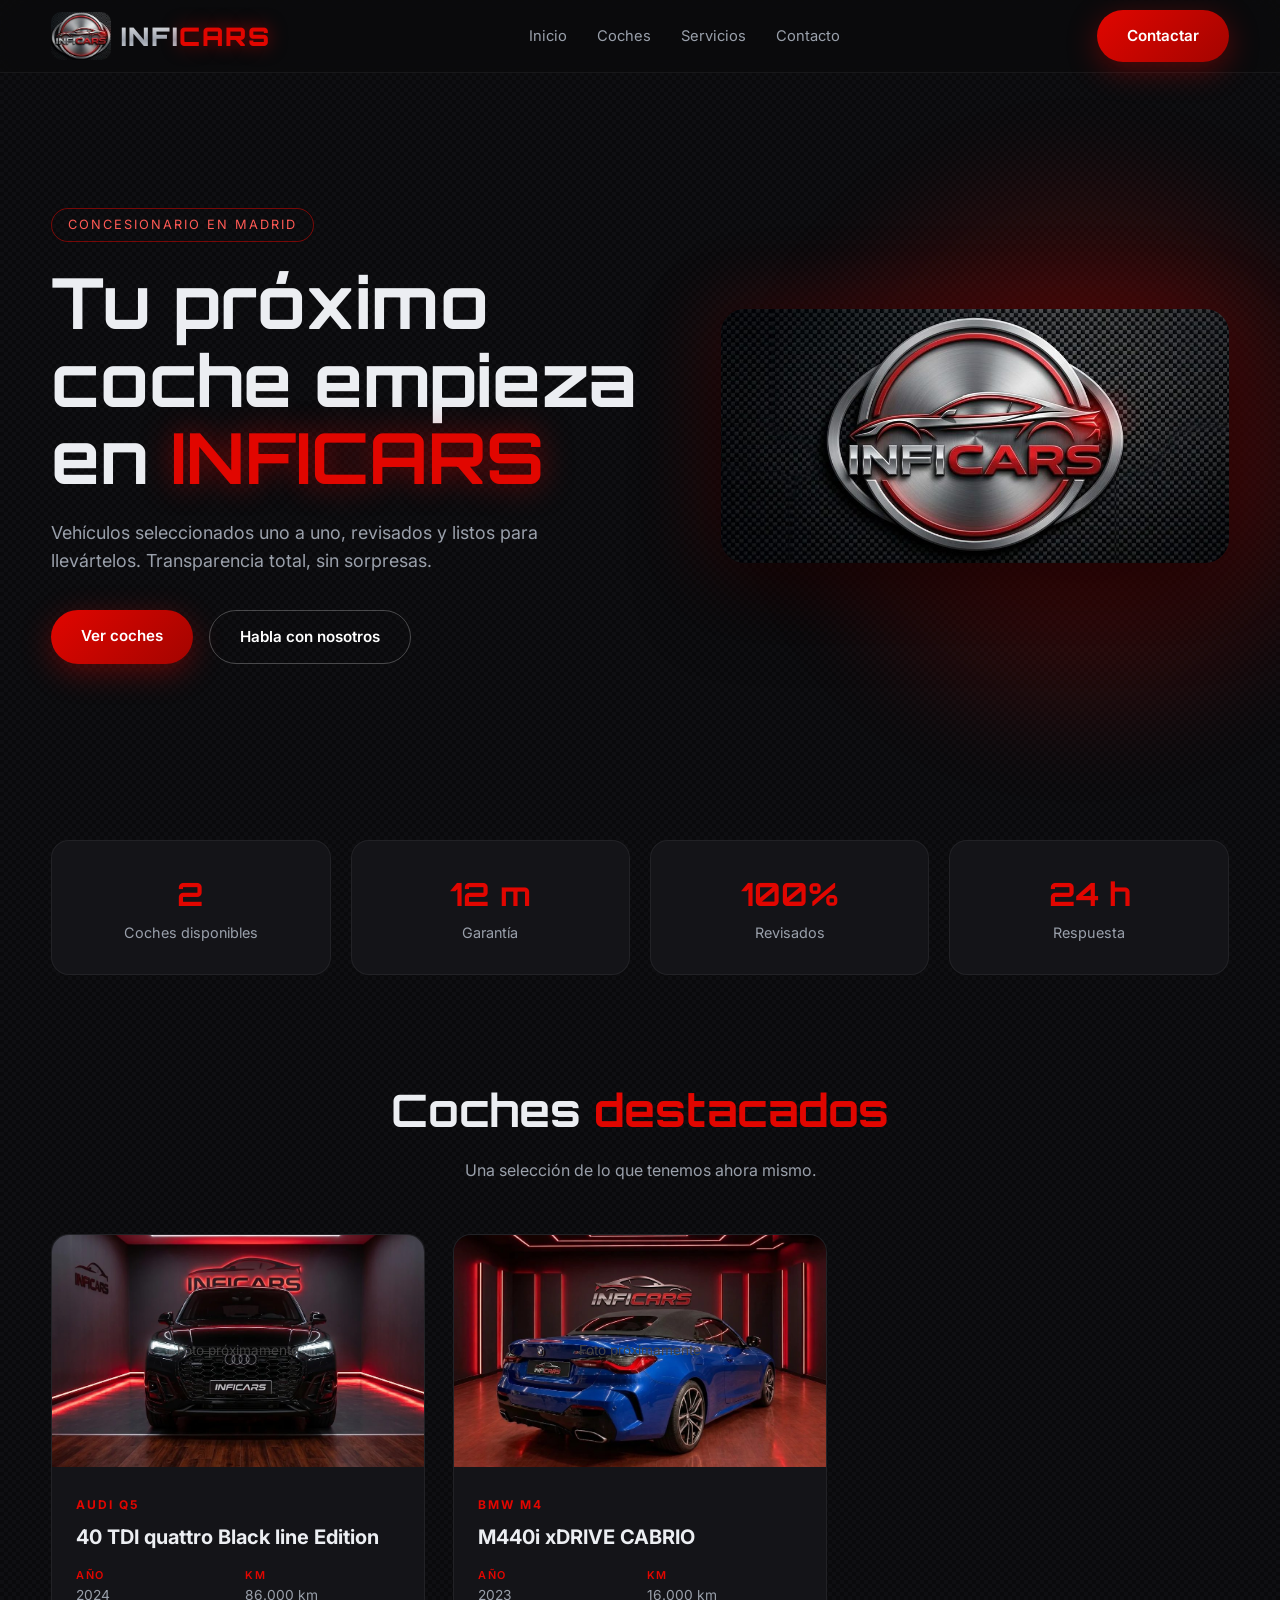
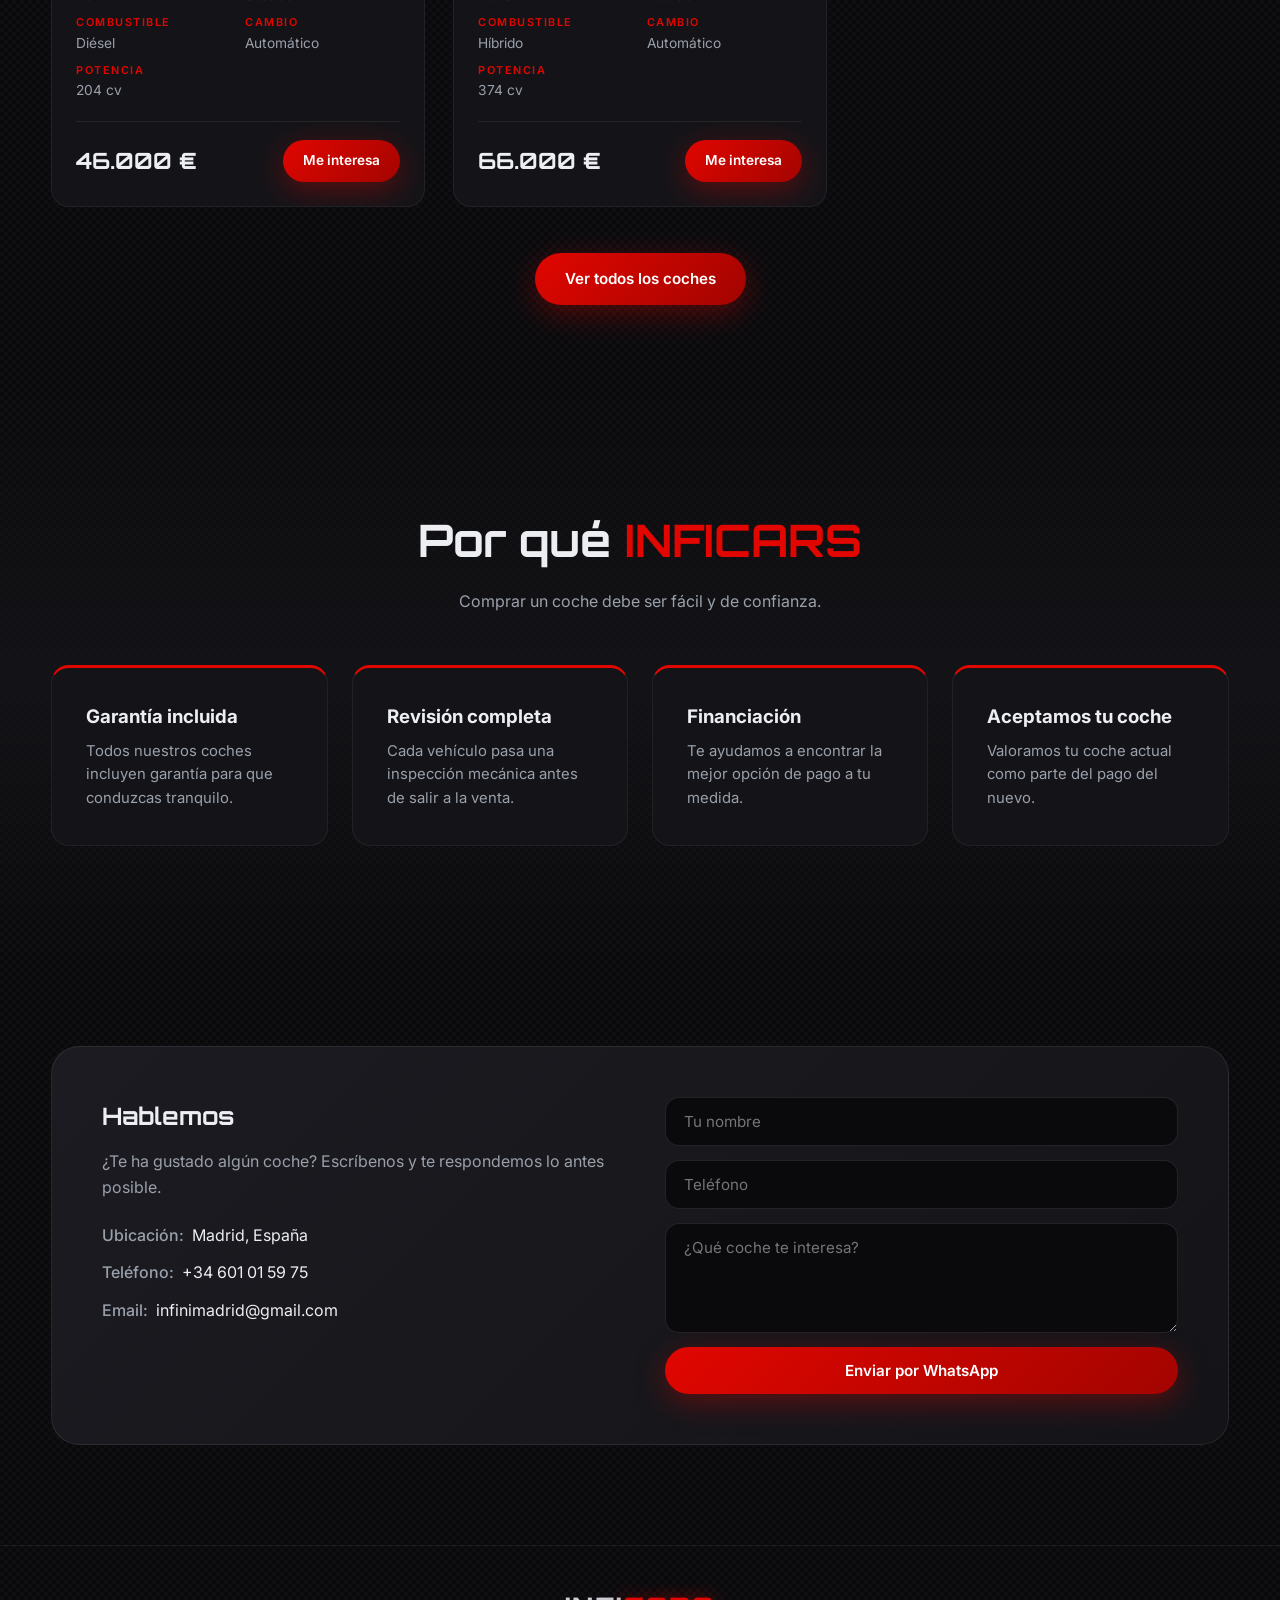
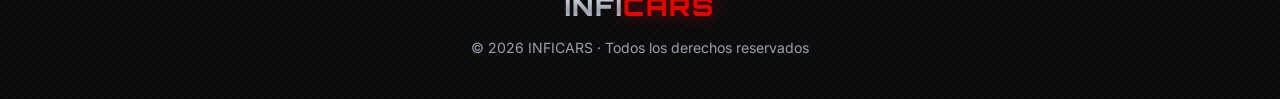
<file: index.html>
<!DOCTYPE html>
<html lang="es">
<head>
<meta charset="UTF-8">
<meta name="viewport" content="width=device-width, initial-scale=1">
<title>INFICARS | Compra de coches en Madrid</title>
<meta name="description" content="INFICARS: coches seleccionados, revisados y con garantía en Madrid.">
<link rel="preconnect" href="https://fonts.googleapis.com">
<link href="https://fonts.googleapis.com/css2?family=Inter:wght@400;500;600&family=Orbitron:wght@700;900&display=swap" rel="stylesheet">
<link rel="stylesheet" href="styles.css">
</head>
<body>

<header>
  <div class="contenedor nav">
    <a href="index.html" class="logo">
      <img src="[data-uri]" alt="INFICARS">
      <span class="txt"><span class="infi">INFI</span><span class="cars">CARS</span></span>
    </a>
    <ul id="menu">
      <li><a href="#inicio">Inicio</a></li>
      <li><a href="coches.html">Coches</a></li>
      <li><a href="#servicios">Servicios</a></li>
      <li><a href="#contacto">Contacto</a></li>
    </ul>
    <a href="#contacto" class="btn btn-rojo">Contactar</a>
    <button class="menu-btn" id="menuBtn" aria-label="Menú">Menú</button>
  </div>
</header>

<main>
<section class="hero" id="inicio">
  <div class="contenedor hero-grid">
    <div>
      <span class="etiqueta">Concesionario en Madrid</span>
      <h1>Tu próximo coche empieza en <span>INFICARS</span></h1>
      <p>Vehículos seleccionados uno a uno, revisados y listos para llevártelos. Transparencia total, sin sorpresas.</p>
      <div class="hero-btns">
        <a href="coches.html" class="btn btn-rojo">Ver coches</a>
        <a href="#contacto" class="btn btn-borde">Habla con nosotros</a>
      </div>
    </div>
    <div class="hero-medalla">
      <img class="hero-logo" src="[data-uri]" alt="INFICARS">
    </div>
  </div>
</section>

<div class="contenedor stats reveal">
  <div class="stat"><b id="nCoches">0</b><span>Coches disponibles</span></div>
  <div class="stat"><b>12 m</b><span>Garantía</span></div>
  <div class="stat"><b>100%</b><span>Revisados</span></div>
  <div class="stat"><b>24 h</b><span>Respuesta</span></div>
</div>

<section id="coches">
  <div class="contenedor">
    <div class="titulo reveal">
      <h2>Coches <span>destacados</span></h2>
      <p>Una selección de lo que tenemos ahora mismo.</p>
    </div>
    <div class="grid-coches" id="destacados"></div>
    <div class="ver-todos reveal"><a href="coches.html" class="btn btn-rojo">Ver todos los coches</a></div>
  </div>
</section>

<section class="servicios" id="servicios">
  <div class="contenedor">
    <div class="titulo reveal">
      <h2>Por qué <span>INFICARS</span></h2>
      <p>Comprar un coche debe ser fácil y de confianza.</p>
    </div>
    <div class="grid-serv">
      <div class="serv reveal"><h3>Garantía incluida</h3><p>Todos nuestros coches incluyen garantía para que conduzcas tranquilo.</p></div>
      <div class="serv reveal"><h3>Revisión completa</h3><p>Cada vehículo pasa una inspección mecánica antes de salir a la venta.</p></div>
      <div class="serv reveal"><h3>Financiación</h3><p>Te ayudamos a encontrar la mejor opción de pago a tu medida.</p></div>
      <div class="serv reveal"><h3>Aceptamos tu coche</h3><p>Valoramos tu coche actual como parte del pago del nuevo.</p></div>
    </div>
  </div>
</section>

<section id="contacto">
  <div class="contenedor">
    <div class="contacto-box reveal">
      <div>
        <h2>Hablemos</h2>
        <p>¿Te ha gustado algún coche? Escríbenos y te respondemos lo antes posible.</p>
                <div class="dato"><b>Ubicación:</b> Madrid, España</div>
        <div class="dato"><b>Teléfono:</b> <a href="tel:+34601015975">+34 601 01 59 75</a></div>
        <div class="dato"><b>Email:</b> <a href="mailto:infinimadrid@gmail.com">infinimadrid@gmail.com</a></div>
      </div>
      <form id="formContacto">
        <input type="text" name="nombre" placeholder="Tu nombre" required>
        <input type="tel" name="telefono" placeholder="Teléfono">
        <textarea name="mensaje" placeholder="¿Qué coche te interesa?" required></textarea>
        <button class="btn btn-rojo" type="submit">Enviar por WhatsApp</button>
      </form>
    </div>
  </div>
</section>
</main>

<footer>
  <div class="contenedor">
    <div class="logo"><span class="txt"><span class="infi">INFI</span><span class="cars">CARS</span></span></div>
    © <span id="anio"></span> INFICARS · Todos los derechos reservados
  </div>
</footer>

<script src="coches.js"></script>
<script src="app.js"></script>
</body>
</html>
</file>
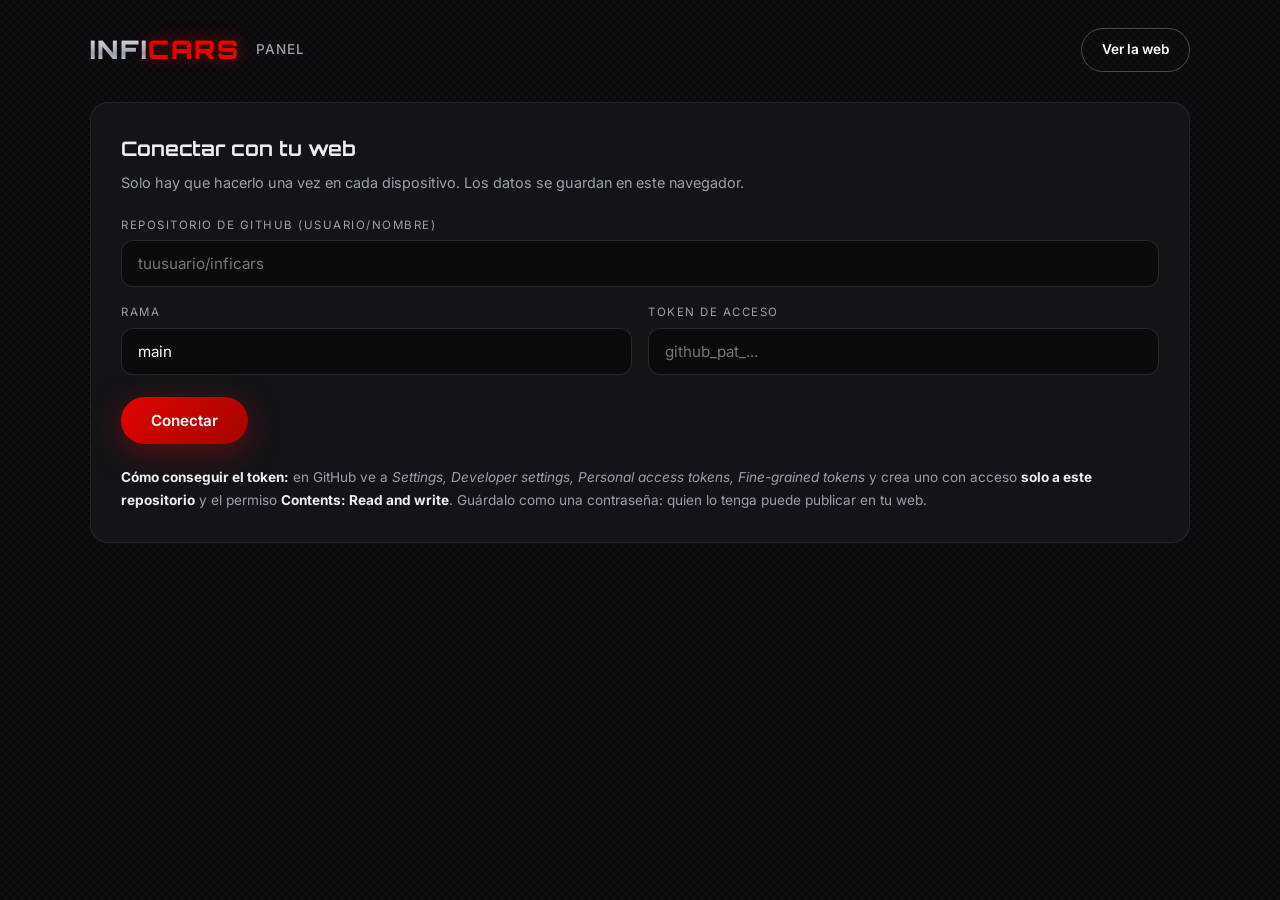
<file: admin.html>
<!DOCTYPE html>
<html lang="es">
<head>
<meta charset="UTF-8">
<meta name="viewport" content="width=device-width, initial-scale=1">
<meta name="robots" content="noindex,nofollow">
<title>Panel | INFICARS</title>
<link rel="preconnect" href="https://fonts.googleapis.com">
<link href="https://fonts.googleapis.com/css2?family=Inter:wght@400;500;600&family=Orbitron:wght@700;900&display=swap" rel="stylesheet">
<link rel="stylesheet" href="styles.css">
<style>
  .adm{width:min(1100px,92%);margin:0 auto;padding:28px 0 80px}
  .adm-top{display:flex;justify-content:space-between;align-items:center;gap:14px;flex-wrap:wrap;margin-bottom:30px}
  .adm-top .acciones{display:flex;gap:10px;flex-wrap:wrap}
  .btn-peq{padding:10px 20px;font-size:.85rem}
  .card{background:var(--panel);border:1px solid rgba(255,255,255,.08);border-radius:var(--radio);padding:30px;margin-bottom:28px}
  .card h2{font-family:'Orbitron',sans-serif;font-size:1.25rem;margin-bottom:6px}
  .card > p.sub{color:var(--suave);font-size:.9rem;margin-bottom:22px}
  .campos{display:grid;grid-template-columns:1fr 1fr;gap:16px}
  .campos .full{grid-column:1/-1}
  .campo label{display:block;font-size:.72rem;letter-spacing:1.5px;text-transform:uppercase;color:var(--suave);margin-bottom:6px}
  .campo input,.campo select{width:100%;background:var(--fondo);border:1px solid rgba(255,255,255,.12);color:#fff;padding:13px 16px;border-radius:12px;font-family:inherit;font-size:.95rem;outline:none}
  .campo input:focus,.campo select:focus{border-color:var(--rojo)}
  .campo input[type=file]{padding:10px}
  .preview{margin-top:12px;max-width:260px;border-radius:12px;display:none}
  .check{display:flex;align-items:center;gap:10px;color:var(--texto);font-size:.95rem}
  .check input{width:auto}
  .barra{display:flex;gap:12px;flex-wrap:wrap;margin-top:22px;align-items:center}
  .estado{margin-top:16px;padding:12px 16px;border-radius:12px;font-size:.9rem;display:none}
  .estado.ok{display:block;background:rgba(40,167,69,.12);border:1px solid rgba(40,167,69,.5);color:#8be3a0}
  .estado.err{display:block;background:rgba(225,6,0,.12);border:1px solid rgba(225,6,0,.5);color:#ff8f8a}
  .estado.info{display:block;background:rgba(255,255,255,.06);border:1px solid rgba(255,255,255,.15);color:var(--texto)}
  .lista{display:flex;flex-direction:column;gap:14px}
  .fila{display:grid;grid-template-columns:110px 1fr auto;gap:16px;align-items:center;background:var(--panel2);border:1px solid rgba(255,255,255,.06);border-radius:14px;padding:12px}
  .fila .mini{width:110px;aspect-ratio:16/10;border-radius:10px;background:#0c0c0f;object-fit:cover;display:block}
  .fila h3{font-size:1rem}
  .fila .meta{color:var(--suave);font-size:.82rem}
  .etq{display:inline-block;background:var(--rojo);border-radius:50px;font-size:.68rem;padding:2px 10px;margin-left:8px;font-weight:700;letter-spacing:1px;vertical-align:middle}
  .fila .botones{display:flex;gap:8px;flex-wrap:wrap;justify-content:flex-end}
  .fila .botones button{padding:8px 14px;font-size:.78rem}
  .peligro{border-color:rgba(225,6,0,.5) !important;color:#ff8f8a !important}
  .peligro:hover{background:var(--rojo) !important;color:#fff !important}
  .ayuda{color:var(--suave);font-size:.85rem;line-height:1.7}
  .ayuda b{color:var(--texto)}
  @media(max-width:700px){
    .campos{grid-template-columns:1fr}
    .fila{grid-template-columns:90px 1fr}
    .fila .botones{grid-column:1/-1;justify-content:flex-start}
    .fila .mini{width:90px}
    .card{padding:22px}
  }
</style>
</head>
<body>
<div class="adm">

  <div class="adm-top">
    <div class="logo"><span class="txt"><span class="infi">INFI</span><span class="cars">CARS</span></span><span style="font-size:.85rem;color:var(--suave);font-family:'Inter',sans-serif;font-weight:500;letter-spacing:1px;margin-left:6px">PANEL</span></div>
    <div class="acciones">
      <a class="btn btn-borde btn-peq" href="coches.html" target="_blank" rel="noopener">Ver la web</a>
      <button class="btn btn-borde btn-peq" id="btnSalir" type="button" style="display:none">Salir</button>
    </div>
  </div>

  <!-- CONEXIÓN -->
  <div class="card" id="vistaConexion">
    <h2>Conectar con tu web</h2>
    <p class="sub">Solo hay que hacerlo una vez en cada dispositivo. Los datos se guardan en este navegador.</p>
    <div class="campos">
      <div class="campo full">
        <label for="cRepo">Repositorio de GitHub (usuario/nombre)</label>
        <input id="cRepo" type="text" placeholder="tuusuario/inficars" autocomplete="off" autocapitalize="off">
      </div>
      <div class="campo">
        <label for="cRama">Rama</label>
        <input id="cRama" type="text" value="main" autocomplete="off" autocapitalize="off">
      </div>
      <div class="campo">
        <label for="cToken">Token de acceso</label>
        <input id="cToken" type="password" placeholder="github_pat_..." autocomplete="off">
      </div>
    </div>
    <div class="barra"><button class="btn btn-rojo" id="btnConectar" type="button">Conectar</button></div>
    <div class="estado" id="estadoConexion"></div>
    <p class="ayuda" style="margin-top:22px">
      <b>Cómo conseguir el token:</b> en GitHub ve a <i>Settings, Developer settings, Personal access tokens, Fine-grained tokens</i> y crea uno
      con acceso <b>solo a este repositorio</b> y el permiso <b>Contents: Read and write</b>. Guárdalo como una contraseña: quien lo tenga puede publicar en tu web.
    </p>
  </div>

  <!-- PANEL -->
  <div id="vistaPanel" style="display:none">

    <div class="card">
      <h2 id="tituloForm">Añadir un coche</h2>
      <p class="sub">Rellena los datos, elige la foto y pulsa Publicar. La web se actualiza sola en uno o dos minutos.</p>
      <form id="formCoche" class="campos" autocomplete="off" style="display:grid">
        <div class="campo"><label for="fMarca">Marca</label><input id="fMarca" required placeholder="Seat"></div>
        <div class="campo"><label for="fModelo">Modelo</label><input id="fModelo" required placeholder="León 1.5 TSI FR"></div>
        <div class="campo"><label for="fAnio">Año</label><input id="fAnio" type="number" inputmode="numeric" min="1950" max="2100" required placeholder="2020"></div>
        <div class="campo"><label for="fKm">Kilómetros</label><input id="fKm" type="number" inputmode="numeric" min="0" required placeholder="61000"></div>
        <div class="campo"><label for="fPrecio">Precio (euros)</label><input id="fPrecio" type="number" inputmode="numeric" min="0" required placeholder="18900"></div>
        <div class="campo"><label for="fPot">Potencia</label><input id="fPot" required placeholder="130 CV"></div>
        <div class="campo"><label for="fComb">Combustible</label>
          <select id="fComb"><option>Gasolina</option><option>Diésel</option><option>Híbrido</option><option>Eléctrico</option></select></div>
        <div class="campo"><label for="fCambio">Cambio</label>
          <select id="fCambio"><option>Manual</option><option>Automático</option></select></div>
        <div class="campo full">
          <label for="fFoto">Foto principal</label>
          <input id="fFoto" type="file" accept="image/*">
          <img class="preview" id="preview" alt="Vista previa">
          <p class="ayuda" id="ayudaFoto" style="margin-top:8px">La foto se reduce y optimiza sola antes de subirse.</p>
        </div>
        <div class="campo full" id="bloqueVendido" style="display:none">
          <label class="check"><input type="checkbox" id="fVendido"> Marcar como vendido</label>
        </div>
        <div class="full barra" style="margin-top:6px">
          <button class="btn btn-rojo" id="btnPublicar" type="submit">Publicar coche</button>
          <button class="btn btn-borde" id="btnCancelar" type="button" style="display:none">Cancelar edición</button>
        </div>
        <div class="full estado" id="estadoForm"></div>
      </form>
    </div>

    <div class="card">
      <h2>Coches publicados <span id="numCoches" style="color:var(--suave);font-size:.9rem;font-family:'Inter',sans-serif"></span></h2>
      <p class="sub">Los últimos que subes salen los primeros en la web.</p>
      <div class="estado" id="estadoLista"></div>
      <div class="lista" id="lista"></div>
    </div>
  </div>

</div>

<script>
(function(){
  var LS = 'inficars_admin';
  var $ = function(id){ return document.getElementById(id); };
  var cfg = null, coches = [], shaCoches = null, editId = null, ocupado = false;

  try { cfg = JSON.parse(localStorage.getItem(LS) || 'null'); } catch(e){ cfg = null; }

  /* ---------- utilidades ---------- */
  function msg(el, tipo, texto){
    el.className = (el.classList.contains('full') ? 'full ' : '') + 'estado ' + tipo;
    el.textContent = texto;
  }
  function limpiarMsg(el){ el.className = el.classList.contains('full') ? 'full estado' : 'estado'; el.textContent = ''; }
  function slug(t){
    return String(t).toLowerCase().normalize('NFD').replace(/[̀-ͯ]/g,'')
      .replace(/[^a-z0-9]+/g,'-').replace(/^-+|-+$/g,'') || 'coche';
  }
  function b64Texto(t){ return bytesB64(new TextEncoder().encode(t)); }
  function bytesB64(bytes){
    var s = '', n = 0x8000;
    for(var i = 0; i < bytes.length; i += n){ s += String.fromCharCode.apply(null, bytes.subarray(i, i + n)); }
    return btoa(s);
  }
  function b64Bytes(b64){
    var bin = atob(b64), out = new Uint8Array(bin.length);
    for(var i = 0; i < bin.length; i++) out[i] = bin.charCodeAt(i);
    return out;
  }
  function eur(n){ return Number(n).toLocaleString('es-ES') + ' €'; }
  function kms(n){ return Number(n).toLocaleString('es-ES') + ' km'; }

  /* ---------- API de GitHub ---------- */
  function gh(ruta, opts){
    opts = opts || {};
    return fetch('https://api.github.com/repos/' + cfg.repo + '/' + ruta, {
      method: opts.method || 'GET',
      cache: 'no-store',
      headers: {
        'Authorization': 'Bearer ' + cfg.token,
        'Accept': 'application/vnd.github+json',
        'Content-Type': 'application/json'
      },
      body: opts.body
    }).then(function(r){
      if(r.ok) return r.status === 204 ? null : r.json();
      return r.json().catch(function(){ return {}; }).then(function(j){
        var e = new Error(traducir(r.status, j.message));
        e.status = r.status; throw e;
      });
    });
  }
  function traducir(status, m){
    if(status === 401) return 'El token no es válido o ha caducado. Vuelve a conectar con uno nuevo.';
    if(status === 403) return 'GitHub ha rechazado la operación (permisos del token o límite de peticiones). ' + (m || '');
    if(status === 404) return 'No se encuentra el archivo o el repositorio. Revisa el nombre del repositorio y que el token tenga acceso.';
    if(status === 409 || status === 422) return 'Conflicto al guardar (alguien cambió algo a la vez). Recarga e inténtalo de nuevo. ' + (m || '');
    return 'Error de GitHub (' + status + '). ' + (m || '');
  }
  function leerCoches(){
    return gh('contents/coches.js?ref=' + encodeURIComponent(cfg.branch)).then(function(f){
      shaCoches = f.sha;
      var txt = new TextDecoder().decode(b64Bytes(f.content));
      coches = parsear(txt);
      coches.forEach(function(c){ if(!c.id) c.id = slug(c.marca + '-' + c.modelo + '-' + c.anio + '-' + c.km); });
    });
  }
  function parsear(txt){
    var i = txt.indexOf('=', txt.indexOf('COCHES'));
    var a = txt.indexOf('[', i), b = txt.lastIndexOf(']');
    if(i < 0 || a < 0 || b < 0) throw new Error('No se pudo leer coches.js: el formato no es el esperado.');
    var s = txt.slice(a, b + 1);
    try { return JSON.parse(s); }
    catch(e){ return (new Function('return ' + s))(); }
  }
  function serializar(lista){
    var cab = '/* INFICARS - LISTA DE COCHES\n' +
              '   Este archivo lo gestiona el panel (admin.html).\n' +
              '   Si lo editas a mano, respeta el formato. */\n\n';
    return cab + 'const COCHES = ' + JSON.stringify(lista, null, 2) + ';\n';
  }
  function guardarCoches(lista, mensaje){
    return gh('contents/coches.js', {
      method: 'PUT',
      body: JSON.stringify({ message: mensaje, content: b64Texto(serializar(lista)), sha: shaCoches, branch: cfg.branch })
    }).then(function(r){ shaCoches = r.content.sha; coches = lista; });
  }
  function subirFoto(ruta, b64, mensaje){
    return gh('contents/' + ruta, {
      method: 'PUT',
      body: JSON.stringify({ message: mensaje, content: b64, branch: cfg.branch })
    });
  }
  function borrarFoto(ruta){
    if(!ruta || ruta.indexOf('fotos/') !== 0) return Promise.resolve();
    return gh('contents/' + ruta + '?ref=' + encodeURIComponent(cfg.branch)).then(function(f){
      return gh('contents/' + ruta, { method: 'DELETE', body: JSON.stringify({ message: 'Borrar foto', sha: f.sha, branch: cfg.branch }) });
    }).catch(function(){ /* si no existe, da igual */ });
  }

  /* ---------- imagen: redimensionar y pasar a JPG ---------- */
  function procesarImagen(file){
    return new Promise(function(res, rej){
      var img = new Image(), url = URL.createObjectURL(file);
      img.onload = function(){
        var max = 1280, s = Math.min(1, max / img.width);
        var c = document.createElement('canvas');
        c.width = Math.round(img.width * s); c.height = Math.round(img.height * s);
        var ctx = c.getContext('2d');
        ctx.fillStyle = '#fff'; ctx.fillRect(0, 0, c.width, c.height);
        ctx.drawImage(img, 0, 0, c.width, c.height);
        c.toBlob(function(b){
          URL.revokeObjectURL(url);
          if(!b) return rej(new Error('No se pudo procesar la imagen.'));
          b.arrayBuffer().then(function(buf){ res(bytesB64(new Uint8Array(buf))); });
        }, 'image/jpeg', 0.82);
      };
      img.onerror = function(){ URL.revokeObjectURL(url); rej(new Error('No se pudo leer la imagen. Prueba con una foto JPG o PNG.')); };
      img.src = url;
    });
  }

  /* ---------- vistas ---------- */
  function mostrar(){
    var conectado = !!(cfg && cfg.repo && cfg.token);
    $('vistaConexion').style.display = conectado ? 'none' : 'block';
    $('vistaPanel').style.display = conectado ? 'block' : 'none';
    $('btnSalir').style.display = conectado ? 'inline-block' : 'none';
    if(conectado){ cargarPanel(); }
  }
  function cargarPanel(){
    limpiarMsg($('estadoLista'));
    msg($('estadoLista'), 'info', 'Cargando coches...');
    leerCoches().then(pintarLista).catch(function(e){
      $('lista').textContent = '';
      msg($('estadoLista'), 'err', e.message);
    });
  }

  function el(tag, props, hijos){
    var n = document.createElement(tag);
    Object.keys(props || {}).forEach(function(k){
      if(k === 'class') n.className = props[k];
      else if(k === 'text') n.textContent = props[k];
      else if(k.indexOf('on') === 0) n.addEventListener(k.slice(2), props[k]);
      else n.setAttribute(k, props[k]);
    });
    (hijos || []).forEach(function(h){ if(h) n.appendChild(h); });
    return n;
  }

  function pintarLista(){
    limpiarMsg($('estadoLista'));
    var cont = $('lista'); cont.textContent = '';
    $('numCoches').textContent = '(' + coches.length + ')';
    if(!coches.length){ msg($('estadoLista'), 'info', 'Todavía no hay coches. Añade el primero con el formulario de arriba.'); return; }
    coches.forEach(function(c){
      var thumb = el('img', { class: 'mini', alt: '', src: c.foto || '' });
      thumb.addEventListener('error', function(){ thumb.style.visibility = 'hidden'; });
      var titulo = el('h3', { text: c.marca + ' ' + c.modelo }, c.vendido ? [el('span', { class: 'etq', text: 'VENDIDO' })] : []);
      var meta = el('div', { class: 'meta', text: c.anio + '  |  ' + kms(c.km) + '  |  ' + eur(c.precio) + '  |  ' + c.combustible });
      var botones = el('div', { class: 'botones' }, [
        el('button', { class: 'btn btn-borde', type: 'button', text: 'Editar', onclick: function(){ editar(c.id); } }),
        el('button', { class: 'btn btn-borde', type: 'button', text: c.vendido ? 'Marcar disponible' : 'Marcar vendido', onclick: function(){ alternarVendido(c.id); } }),
        el('button', { class: 'btn btn-borde peligro', type: 'button', text: 'Eliminar', onclick: function(){ eliminar(c.id); } })
      ]);
      cont.appendChild(el('div', { class: 'fila' }, [thumb, el('div', {}, [titulo, meta]), botones]));
    });
  }

  /* ---------- formulario ---------- */
  function limpiarForm(){
    $('formCoche').reset(); editId = null;
    $('tituloForm').textContent = 'Añadir un coche';
    $('btnPublicar').textContent = 'Publicar coche';
    $('btnCancelar').style.display = 'none';
    $('bloqueVendido').style.display = 'none';
    $('preview').style.display = 'none';
    $('ayudaFoto').textContent = 'La foto se reduce y optimiza sola antes de subirse.';
  }
  function editar(id){
    var c = coches.filter(function(x){ return x.id === id; })[0]; if(!c) return;
    editId = id;
    $('fMarca').value = c.marca; $('fModelo').value = c.modelo; $('fAnio').value = c.anio;
    $('fKm').value = c.km; $('fPrecio').value = c.precio; $('fPot').value = c.potencia;
    $('fComb').value = c.combustible; $('fCambio').value = c.cambio;
    $('fVendido').checked = !!c.vendido; $('bloqueVendido').style.display = 'block';
    $('fFoto').value = ''; $('preview').style.display = 'none';
    $('ayudaFoto').textContent = 'Deja la foto vacía para mantener la actual, o elige otra para sustituirla.';
    $('tituloForm').textContent = 'Editar coche';
    $('btnPublicar').textContent = 'Guardar cambios';
    $('btnCancelar').style.display = 'inline-block';
    limpiarMsg($('estadoForm'));
    window.scrollTo({ top: 0, behavior: 'smooth' });
  }
  $('btnCancelar').addEventListener('click', function(){ limpiarForm(); limpiarMsg($('estadoForm')); });
  $('fFoto').addEventListener('change', function(){
    var f = this.files && this.files[0], p = $('preview');
    if(!f){ p.style.display = 'none'; return; }
    p.src = URL.createObjectURL(f); p.style.display = 'block';
  });

  function bloquear(si){
    ocupado = si;
    var b = document.querySelectorAll('#vistaPanel button, #formCoche input, #formCoche select');
    for(var i = 0; i < b.length; i++) b[i].disabled = si;
  }

  $('formCoche').addEventListener('submit', function(ev){
    ev.preventDefault();
    if(ocupado) return;
    var est = $('estadoForm'), file = $('fFoto').files[0];
    var datos = {
      marca: $('fMarca').value.trim(), modelo: $('fModelo').value.trim(),
      anio: parseInt($('fAnio').value, 10), km: parseInt($('fKm').value, 10), precio: parseInt($('fPrecio').value, 10),
      combustible: $('fComb').value, cambio: $('fCambio').value, potencia: $('fPot').value.trim()
    };
    if(!datos.marca || !datos.modelo || isNaN(datos.anio) || isNaN(datos.km) || isNaN(datos.precio)){
      msg(est, 'err', 'Revisa los campos: año, kilómetros y precio deben ser números.'); return;
    }
    if(!editId && !file){
      if(!confirm('No has elegido foto. El coche saldrá con "Foto próximamente". ¿Continuar?')) return;
    }
    bloquear(true);
    msg(est, 'info', 'Publicando... no cierres esta página.');
    var fotoNueva = null, fotoVieja = null;
    leerCoches().then(function(){
      if(!file) return null;
      msg(est, 'info', 'Subiendo la foto...');
      return procesarImagen(file).then(function(b64){
        fotoNueva = 'fotos/' + slug(datos.marca + '-' + datos.modelo) + '-' + Date.now().toString(36) + '.jpg';
        return subirFoto(fotoNueva, b64, 'Foto de ' + datos.marca + ' ' + datos.modelo);
      });
    }).then(function(){
      msg(est, 'info', 'Guardando los datos...');
      var lista = coches.slice(), nombre = datos.marca + ' ' + datos.modelo;
      if(editId){
        var i = lista.findIndex(function(x){ return x.id === editId; });
        if(i < 0) throw new Error('Ese coche ya no existe en la lista. Recarga la página.');
        var antes = lista[i]; fotoVieja = antes.foto;
        lista[i] = Object.assign({}, antes, datos, { vendido: $('fVendido').checked, foto: fotoNueva || antes.foto });
        return guardarCoches(lista, 'Editar ' + nombre);
      }
      var nuevo = Object.assign({ id: slug(nombre) + '-' + Date.now().toString(36) }, datos, { foto: fotoNueva || '', vendido: false });
      lista.unshift(nuevo);
      return guardarCoches(lista, 'Añadir ' + nombre);
    }).then(function(){
      var eraEdicion = !!editId;
      var limpieza = (fotoNueva && fotoVieja && fotoVieja !== fotoNueva) ? borrarFoto(fotoVieja) : Promise.resolve();
      return limpieza.then(function(){
        limpiarForm(); pintarLista();
        msg(est, 'ok', (eraEdicion ? 'Cambios guardados.' : 'Coche publicado.') + ' La web se actualizará en uno o dos minutos.');
      });
    }).catch(function(e){
      msg(est, 'err', e.message);
    }).then(function(){ bloquear(false); });
  });

  /* ---------- acciones de la lista ---------- */
  function accionLista(texto, fn){
    if(ocupado) return;
    bloquear(true); msg($('estadoLista'), 'info', texto);
    leerCoches().then(fn).then(function(){
      pintarLista();
      msg($('estadoLista'), 'ok', 'Hecho. La web se actualizará en uno o dos minutos.');
    }).catch(function(e){ msg($('estadoLista'), 'err', e.message); })
      .then(function(){ bloquear(false); });
  }
  function alternarVendido(id){
    accionLista('Guardando...', function(){
      var lista = coches.map(function(c){ return c.id === id ? Object.assign({}, c, { vendido: !c.vendido }) : c; });
      return guardarCoches(lista, 'Cambiar estado de venta');
    });
  }
  function eliminar(id){
    var c = coches.filter(function(x){ return x.id === id; })[0]; if(!c) return;
    if(!confirm('¿Eliminar ' + c.marca + ' ' + c.modelo + '? Esto no se puede deshacer.')) return;
    accionLista('Eliminando...', function(){
      var objetivo = coches.filter(function(x){ return x.id === id; })[0];
      var lista = coches.filter(function(x){ return x.id !== id; });
      if(editId === id) limpiarForm();
      return guardarCoches(lista, 'Eliminar ' + c.marca + ' ' + c.modelo).then(function(){
        var compartida = lista.some(function(x){ return x.foto === objetivo.foto; });
        return compartida ? null : borrarFoto(objetivo.foto);
      });
    });
  }

  /* ---------- conexión ---------- */
  $('btnConectar').addEventListener('click', function(){
    var repo = $('cRepo').value.trim().replace(/^https?:\/\/github\.com\//,'').replace(/\.git$/,'').replace(/\/+$/,'');
    var rama = $('cRama').value.trim() || 'main', token = $('cToken').value.trim();
    var est = $('estadoConexion');
    if(!/^[\w.-]+\/[\w.-]+$/.test(repo)){ msg(est, 'err', 'Escribe el repositorio como usuario/nombre, por ejemplo tuusuario/inficars.'); return; }
    if(!token){ msg(est, 'err', 'Pega tu token de acceso.'); return; }
    cfg = { repo: repo, branch: rama, token: token };
    msg(est, 'info', 'Comprobando la conexión...');
    leerCoches().then(function(){
      try { localStorage.setItem(LS, JSON.stringify(cfg)); } catch(e){}
      $('cToken').value = '';
      limpiarMsg(est); mostrar();
    }).catch(function(e){ cfg = null; msg(est, 'err', e.message); });
  });
  $('btnSalir').addEventListener('click', function(){
    if(!confirm('¿Salir? Tendrás que volver a pegar el token para entrar.')) return;
    try { localStorage.removeItem(LS); } catch(e){}
    cfg = null; coches = []; limpiarForm(); mostrar();
  });

  if(cfg){ $('cRepo').value = cfg.repo || ''; $('cRama').value = cfg.branch || 'main'; }
  mostrar();
})();
</script>
</body>
</html>
</file>
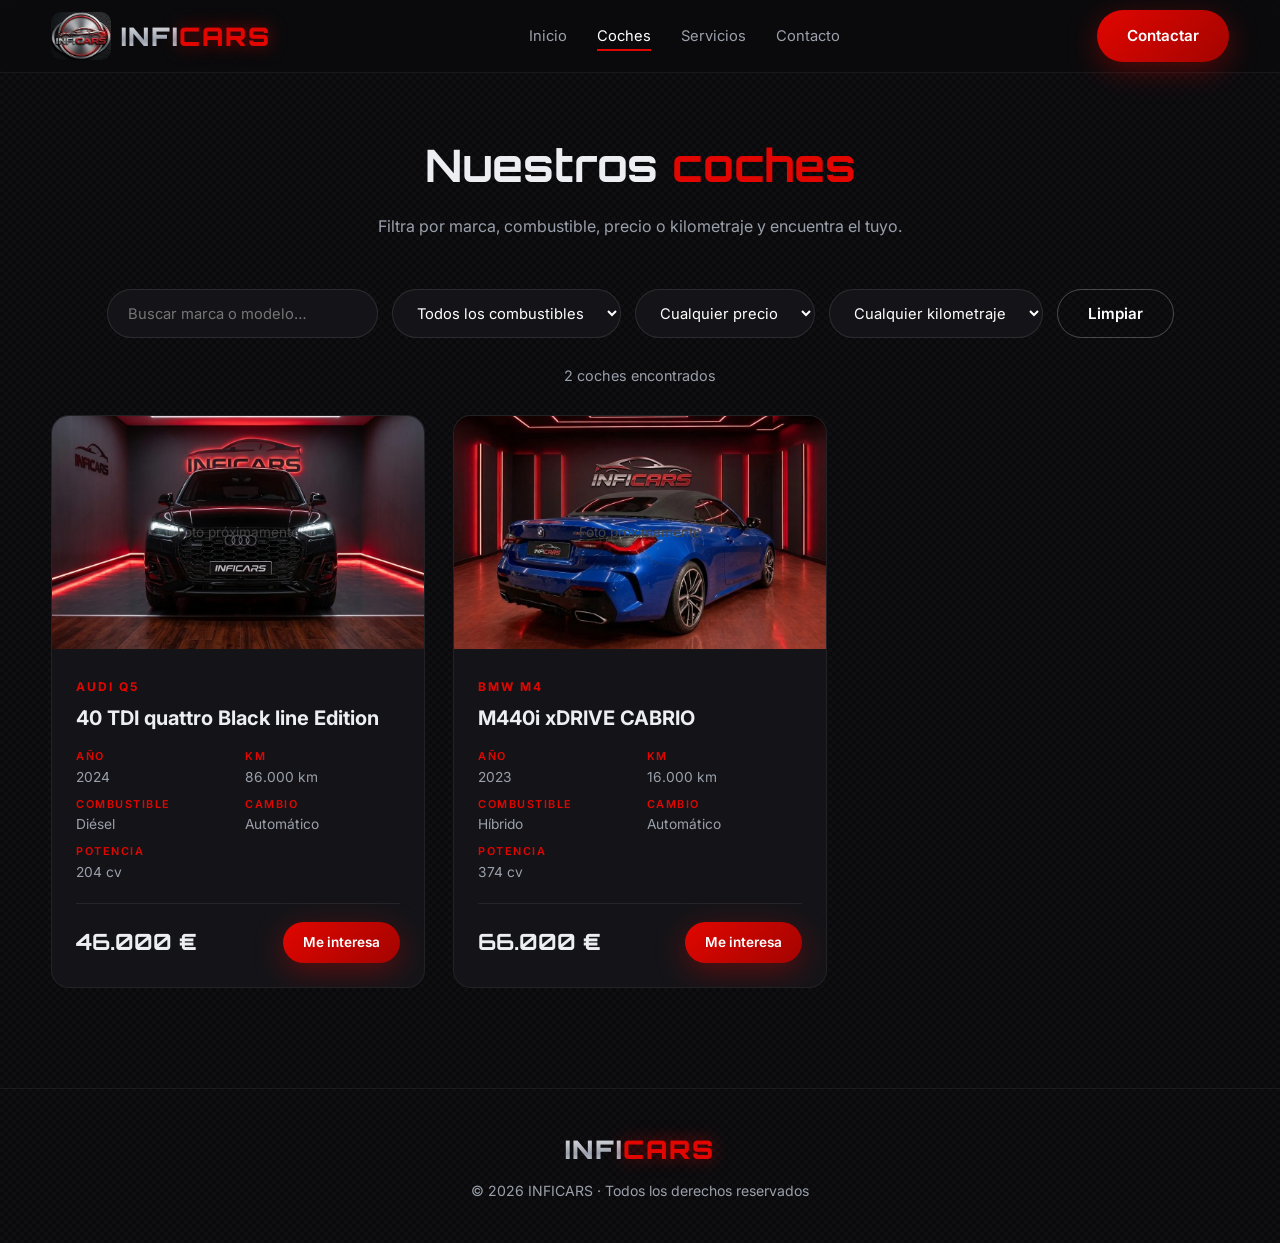
<file: coches.html>
<!DOCTYPE html>
<html lang="es">
<head>
<meta charset="UTF-8">
<meta name="viewport" content="width=device-width, initial-scale=1">
<title>Coches | INFICARS</title>
<meta name="description" content="Catálogo de coches de INFICARS: filtra por marca, combustible, precio y kilometraje.">
<link rel="preconnect" href="https://fonts.googleapis.com">
<link href="https://fonts.googleapis.com/css2?family=Inter:wght@400;500;600&family=Orbitron:wght@700;900&display=swap" rel="stylesheet">
<link rel="stylesheet" href="styles.css">
</head>
<body>

<header>
  <div class="contenedor nav">
    <a href="index.html" class="logo">
      <img src="[data-uri]" alt="INFICARS">
      <span class="txt"><span class="infi">INFI</span><span class="cars">CARS</span></span>
    </a>
    <ul id="menu">
      <li><a href="index.html">Inicio</a></li>
      <li><a href="coches.html" class="activo">Coches</a></li>
      <li><a href="index.html#servicios">Servicios</a></li>
      <li><a href="index.html#contacto">Contacto</a></li>
    </ul>
    <a href="index.html#contacto" class="btn btn-rojo">Contactar</a>
    <button class="menu-btn" id="menuBtn" aria-label="Menú">Menú</button>
  </div>
</header>

<main>
<section class="cabecera-pagina">
  <div class="contenedor">
    <div class="titulo reveal">
      <h2>Nuestros <span>coches</span></h2>
      <p>Filtra por marca, combustible, precio o kilometraje y encuentra el tuyo.</p>
    </div>
    <div class="filtros reveal">
      <input type="text" id="fBusca" placeholder="Buscar marca o modelo…">
      <select id="fComb">
        <option value="">Todos los combustibles</option>
        <option>Gasolina</option><option>Diésel</option><option>Híbrido</option><option>Eléctrico</option>
      </select>
      <select id="fPrecio">
        <option value="">Cualquier precio</option>
        <option value="10000">Hasta 10.000 €</option>
        <option value="20000">Hasta 20.000 €</option>
        <option value="30000">Hasta 30.000 €</option>
        <option value="50000">Hasta 50.000 €</option>
      </select>
      <select id="fKm">
        <option value="">Cualquier kilometraje</option>
        <option value="20000">Hasta 20.000 km</option>
        <option value="50000">Hasta 50.000 km</option>
        <option value="100000">Hasta 100.000 km</option>
        <option value="150000">Hasta 150.000 km</option>
      </select>
      <button class="btn btn-borde" id="limpiar" type="button">Limpiar</button>
    </div>
    <p class="contador" id="contador"></p>
    <div class="grid-coches" id="listaCoches"></div>
  </div>
</section>
</main>

<footer>
  <div class="contenedor">
    <div class="logo"><span class="txt"><span class="infi">INFI</span><span class="cars">CARS</span></span></div>
    © <span id="anio"></span> INFICARS · Todos los derechos reservados
  </div>
</footer>

<script src="coches.js"></script>
<script src="app.js"></script>
</body>
</html>
</file>
<file: styles.css>
:root{
  --rojo:#e10600;
  --rojo-osc:#a30400;
  --plata:#d9dde3;
  --fondo:#0a0a0c;
  --panel:#141418;
  --panel2:#1b1b21;
  --texto:#eceef2;
  --suave:#9aa0ab;
  --radio:18px;
}
*{box-sizing:border-box;margin:0;padding:0}
html{scroll-behavior:smooth}
body{
  font-family:'Inter',system-ui,sans-serif;
  background:var(--fondo);
  color:var(--texto);
  line-height:1.6;
  background-image:
    linear-gradient(45deg,#0f0f12 25%,transparent 25%,transparent 75%,#0f0f12 75%),
    linear-gradient(45deg,#0f0f12 25%,transparent 25%,transparent 75%,#0f0f12 75%);
  background-size:8px 8px;
  background-position:0 0,4px 4px;
}
a{color:inherit;text-decoration:none}
.contenedor{width:min(1200px,92%);margin:auto}

/* LOGO TEXTO */
.logo{font-family:'Orbitron',sans-serif;font-weight:900;font-size:1.6rem;letter-spacing:2px;display:flex;align-items:center;gap:10px}
.logo .infi{background:linear-gradient(180deg,#fff,#9aa0ab 60%,#e6e9ee);-webkit-background-clip:text;background-clip:text;color:transparent}
.logo .cars{color:var(--rojo);text-shadow:0 0 18px rgba(225,6,0,.55)}
.logo img{height:38px;width:auto}

/* NAV */
header{position:fixed;top:0;left:0;right:0;z-index:50;backdrop-filter:blur(14px);background:rgba(10,10,12,.7);border-bottom:1px solid rgba(255,255,255,.06)}
.nav{display:flex;justify-content:space-between;align-items:center;height:72px}
.nav ul{display:flex;gap:30px;list-style:none}
.nav ul a{font-size:.92rem;color:var(--suave);transition:.25s}
.nav ul a:hover{color:#fff}
.btn{display:inline-block;padding:14px 30px;border-radius:50px;font-weight:600;border:0;cursor:pointer;transition:.3s;font-size:.95rem;font-family:inherit}
.btn-rojo{background:linear-gradient(135deg,var(--rojo),var(--rojo-osc));color:#fff;box-shadow:0 8px 30px rgba(225,6,0,.35)}
.btn-rojo:hover{transform:translateY(-3px);box-shadow:0 14px 40px rgba(225,6,0,.5)}
.btn-borde{border:1px solid rgba(255,255,255,.25);color:#fff;background:transparent}
.btn-borde:hover{background:#fff;color:#000}
.menu-btn{display:none;background:none;border:1px solid rgba(255,255,255,.25);border-radius:50px;padding:8px 16px;color:#fff;font-size:.9rem;cursor:pointer}

/* HERO */
.hero{min-height:100vh;display:flex;align-items:center;position:relative;overflow:hidden;padding-top:72px}
.hero::before{content:"";position:absolute;width:700px;height:700px;right:-150px;top:50%;transform:translateY(-50%);
  background:radial-gradient(circle,rgba(225,6,0,.35),transparent 65%);filter:blur(30px)}
.hero-grid{display:grid;grid-template-columns:1.1fr .9fr;gap:50px;align-items:center;position:relative}
.etiqueta{display:inline-block;padding:6px 16px;border:1px solid rgba(225,6,0,.5);color:#ff5a55;border-radius:50px;font-size:.8rem;letter-spacing:2px;text-transform:uppercase;margin-bottom:22px}
.hero h1{font-family:'Orbitron',sans-serif;font-size:clamp(2.4rem,5.5vw,4.6rem);line-height:1.1;margin-bottom:22px}
.hero h1 span{color:var(--rojo);text-shadow:0 0 30px rgba(225,6,0,.5)}
.hero p{color:var(--suave);font-size:1.12rem;max-width:520px;margin-bottom:34px}
.hero-btns{display:flex;gap:16px;flex-wrap:wrap}
.hero-medalla{display:flex;justify-content:center}
.medalla{width:min(420px,80vw);aspect-ratio:1;border-radius:50%;
  background:conic-gradient(from 200deg,#6b6f78,#e8ebf0,#8a8f99,#f4f6f9,#5c6068,#cfd3da,#6b6f78);
  padding:14px;box-shadow:0 30px 80px rgba(0,0,0,.7),0 0 80px rgba(225,6,0,.25);animation:flota 6s ease-in-out infinite}
.medalla-in{width:100%;height:100%;border-radius:50%;border:8px solid var(--rojo);
  background:radial-gradient(circle at 30% 25%,#4a4d55,#1b1c20 70%);display:flex;flex-direction:column;align-items:center;justify-content:center;gap:10px;box-shadow:inset 0 0 40px rgba(0,0,0,.8)}
.medalla-in svg{width:70%;filter:drop-shadow(0 0 10px rgba(225,6,0,.6))}
.medalla-in .logo{font-size:2rem}
@keyframes flota{50%{transform:translateY(-16px)}}

/* STATS */
.stats{display:grid;grid-template-columns:repeat(4,1fr);gap:20px;margin-top:-60px;position:relative;z-index:5}
.stat{background:var(--panel);border:1px solid rgba(255,255,255,.06);border-radius:var(--radio);padding:28px;text-align:center}
.stat b{display:block;font-family:'Orbitron',sans-serif;font-size:2rem;color:var(--rojo)}
.stat span{color:var(--suave);font-size:.9rem}

/* SECCIONES */
section{padding:100px 0}
.titulo{text-align:center;margin-bottom:50px}
.titulo h2{font-family:'Orbitron',sans-serif;font-size:clamp(1.8rem,3.5vw,2.8rem);margin-bottom:12px}
.titulo h2 span{color:var(--rojo)}
.titulo p{color:var(--suave);max-width:560px;margin:auto}

/* FILTROS */
.filtros{display:flex;gap:14px;flex-wrap:wrap;justify-content:center;margin-bottom:40px}
.filtros input,.filtros select{background:var(--panel);border:1px solid rgba(255,255,255,.1);color:#fff;padding:13px 20px;border-radius:50px;font-family:inherit;font-size:.92rem;min-width:170px;outline:none}
.filtros input:focus,.filtros select:focus{border-color:var(--rojo)}

/* TARJETAS */
.grid-coches{display:grid;grid-template-columns:repeat(auto-fill,minmax(300px,1fr));gap:28px}
.coche{background:var(--panel);border-radius:var(--radio);overflow:hidden;border:1px solid rgba(255,255,255,.06);transition:.35s;position:relative}
.coche:hover{transform:translateY(-8px);border-color:rgba(225,6,0,.5);box-shadow:0 20px 50px rgba(225,6,0,.15)}
.coche-img{aspect-ratio:16/10;background:linear-gradient(135deg,#25252c,#121215);overflow:hidden;position:relative}
.coche-img img{width:100%;height:100%;object-fit:cover;transition:.5s}
.coche:hover .coche-img img{transform:scale(1.08)}
.sin-foto{position:absolute;inset:0;display:flex;align-items:center;justify-content:center;color:#444;font-size:.85rem}
.vendido-tag{position:absolute;top:14px;left:14px;background:var(--rojo);padding:5px 14px;border-radius:50px;font-size:.75rem;font-weight:700;letter-spacing:1px;z-index:2}
.coche-info{padding:24px}
.coche-info small{color:var(--rojo);font-weight:700;letter-spacing:2px;text-transform:uppercase;font-size:.75rem}
.coche-info h3{font-size:1.25rem;margin:4px 0 14px}
.specs{display:grid;grid-template-columns:1fr 1fr;gap:8px 14px;color:var(--suave);font-size:.86rem;margin-bottom:20px}
.coche-pie{display:flex;justify-content:space-between;align-items:center;border-top:1px solid rgba(255,255,255,.07);padding-top:18px}
.precio{font-family:'Orbitron',sans-serif;font-size:1.4rem;font-weight:700}
.coche-pie a{font-size:.85rem;padding:10px 20px}
.vacio{grid-column:1/-1;text-align:center;color:var(--suave);padding:40px}

/* SERVICIOS */
.servicios{background:linear-gradient(180deg,transparent,rgba(20,20,24,.9),transparent)}
.grid-serv{display:grid;grid-template-columns:repeat(auto-fit,minmax(250px,1fr));gap:24px}
.serv{background:var(--panel);padding:34px;border-radius:var(--radio);border:1px solid rgba(255,255,255,.06);transition:.3s}
.serv:hover{border-color:var(--rojo);transform:translateY(-5px)}
.serv .ico{font-size:2.2rem;margin-bottom:14px}
.serv h3{margin-bottom:8px}
.serv p{color:var(--suave);font-size:.93rem}

/* CONTACTO */
.contacto-box{background:linear-gradient(135deg,var(--panel2),var(--panel));border:1px solid rgba(255,255,255,.08);border-radius:28px;padding:50px;display:grid;grid-template-columns:1fr 1fr;gap:50px}
.contacto-box h2{font-family:'Orbitron',sans-serif;margin-bottom:14px}
.contacto-box p{color:var(--suave);margin-bottom:22px}
.dato{margin-bottom:12px;color:var(--texto)}
form{display:flex;flex-direction:column;gap:14px}
form input,form textarea{background:var(--fondo);border:1px solid rgba(255,255,255,.1);color:#fff;padding:14px 18px;border-radius:14px;font-family:inherit;font-size:.95rem;outline:none}
form input:focus,form textarea:focus{border-color:var(--rojo)}
form textarea{min-height:110px;resize:vertical}

footer{padding:40px 0;text-align:center;color:var(--suave);border-top:1px solid rgba(255,255,255,.06);font-size:.88rem}
footer .logo{justify-content:center;margin-bottom:10px}

/* ANIMACION ENTRADA */
.reveal{opacity:0;transform:translateY(30px);transition:.8s}
.reveal.visible{opacity:1;transform:none}


/* LOGO REAL */
.logo img{height:48px;width:auto;border-radius:10px}
.hero-logo{width:min(560px,100%);border-radius:24px;box-shadow:0 30px 80px rgba(0,0,0,.7),0 0 80px rgba(225,6,0,.25);animation:flota 6s ease-in-out infinite}

/* SUBPAGINA COCHES */
.cabecera-pagina{padding-top:130px;min-height:80vh}
.nav ul a.activo{color:#fff;border-bottom:2px solid var(--rojo);padding-bottom:4px}
.contador{text-align:center;color:var(--suave);margin:-14px 0 28px;font-size:.9rem}
.ver-todos{text-align:center;margin-top:46px}

/* MOVIL */
@media(max-width:860px){
  .hero-grid,.contacto-box{grid-template-columns:1fr}
  .hero-medalla{order:-1}
  .hero-logo{width:min(340px,100%)}
  .stats{grid-template-columns:1fr 1fr}
  .menu-btn{display:block}
  .nav ul{position:absolute;top:72px;left:0;right:0;background:rgba(10,10,12,.97);flex-direction:column;padding:24px;gap:18px;display:none}
  .nav ul.abierto{display:flex}
  .contacto-box{padding:30px}
}

/* AJUSTES */
.logo .txt{display:inline-flex}
.specs b{display:block;font-size:.68rem;letter-spacing:1.5px;text-transform:uppercase;color:var(--rojo);font-weight:600}
.dato b{color:var(--suave);font-weight:500;margin-right:4px}
.dato a:hover{color:var(--rojo)}
.serv{border-top:3px solid var(--rojo)}
</file>
